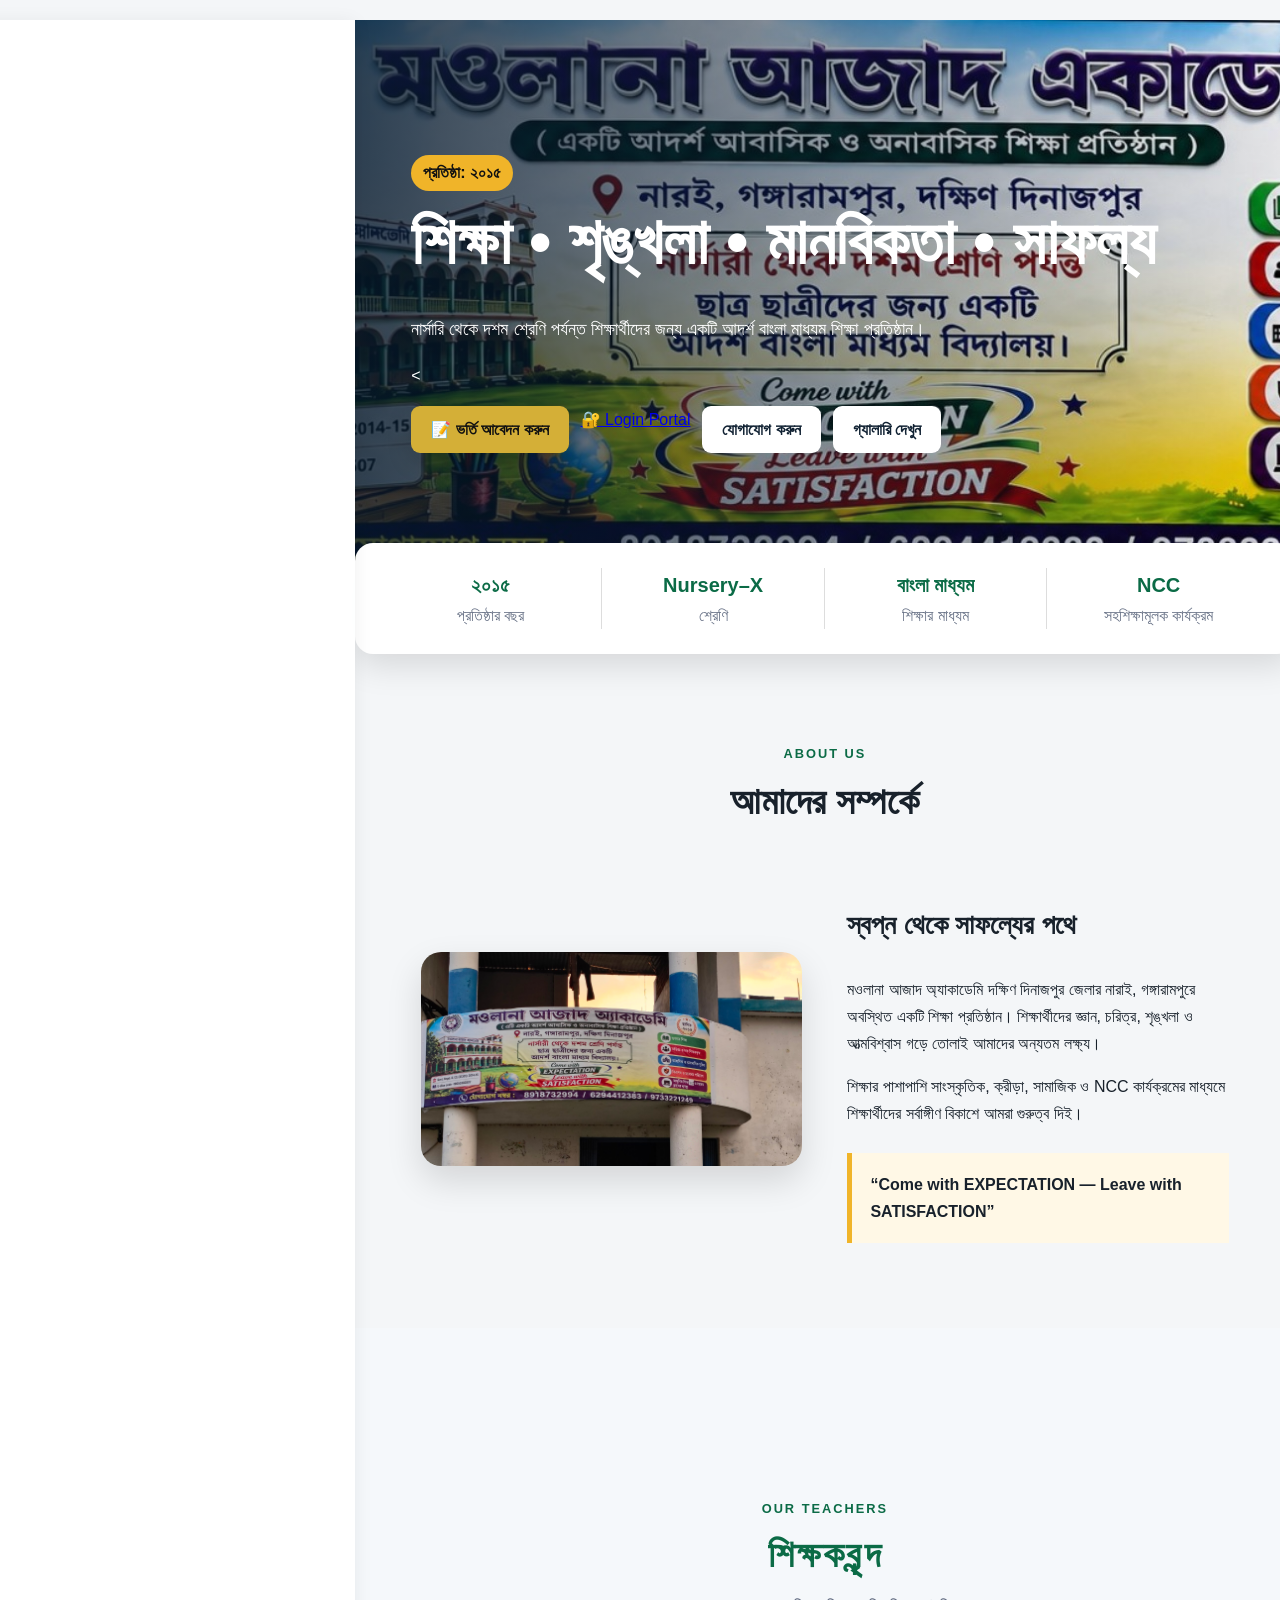
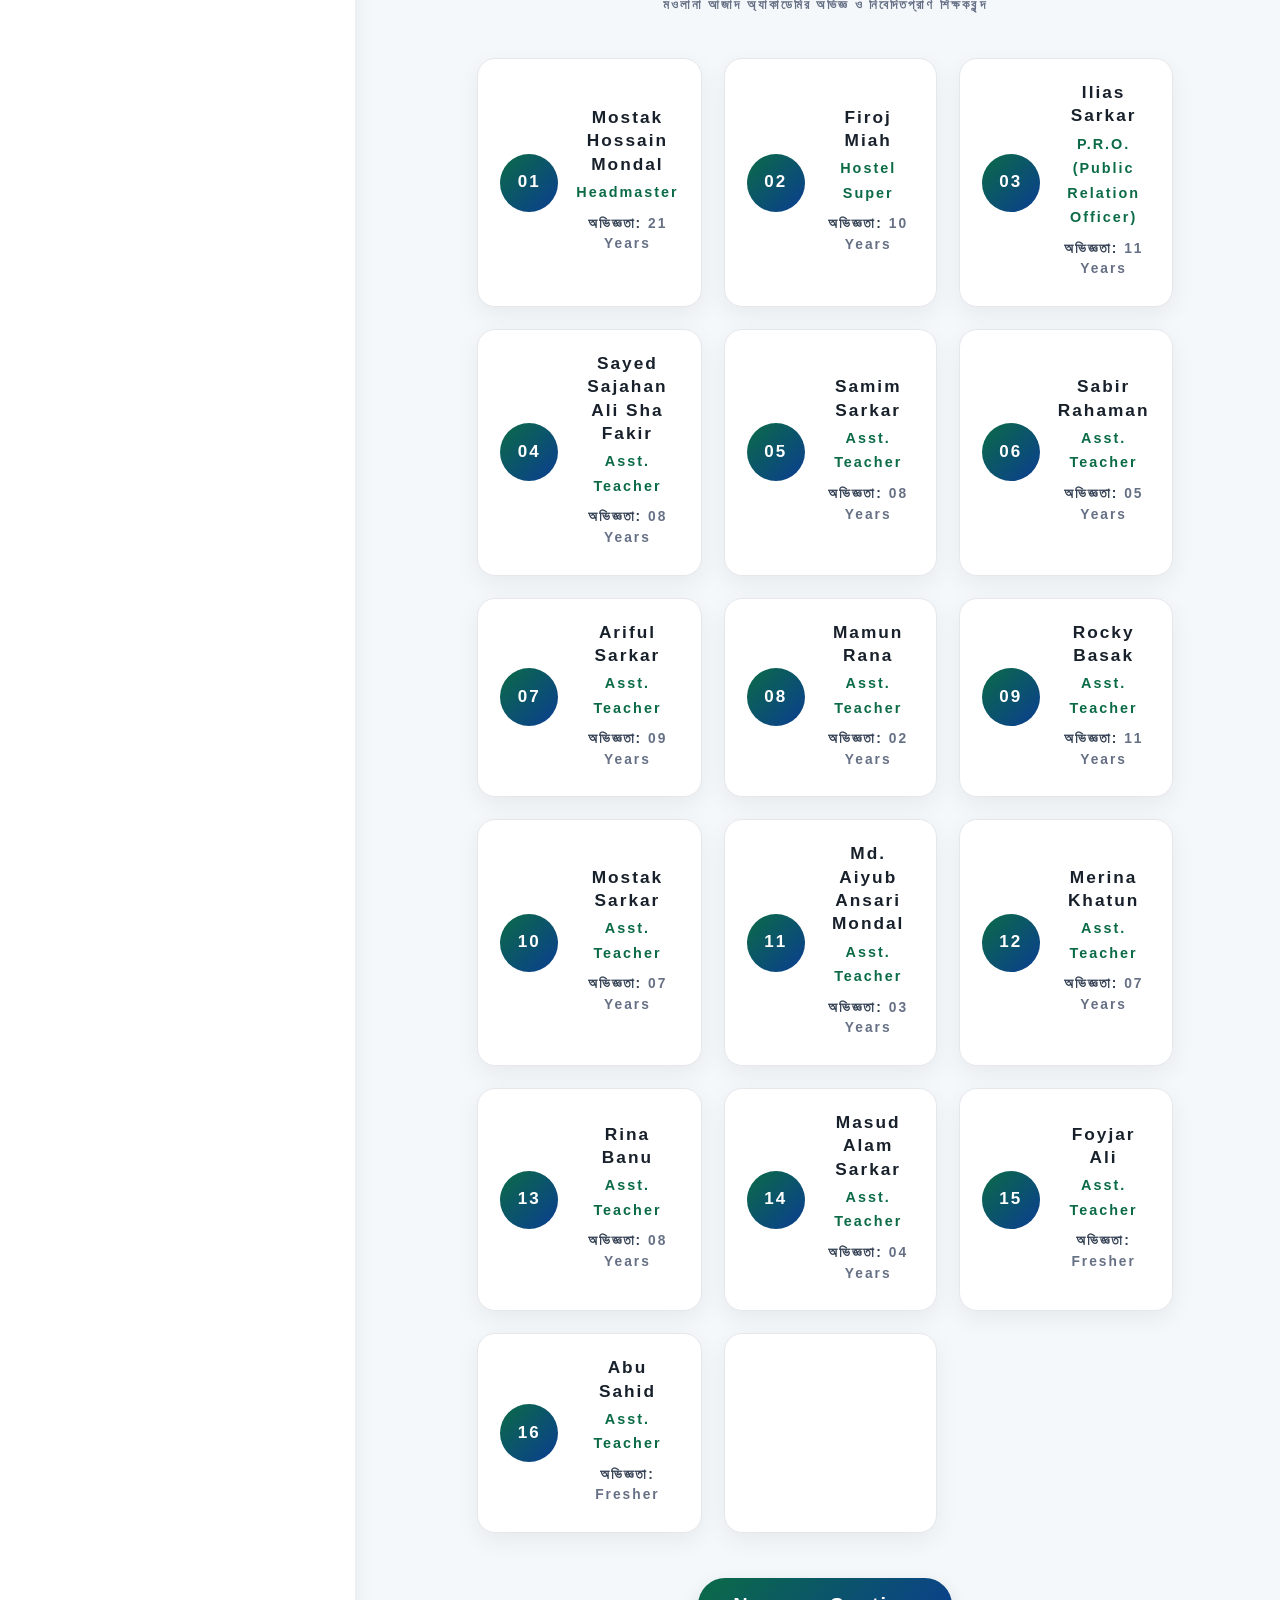
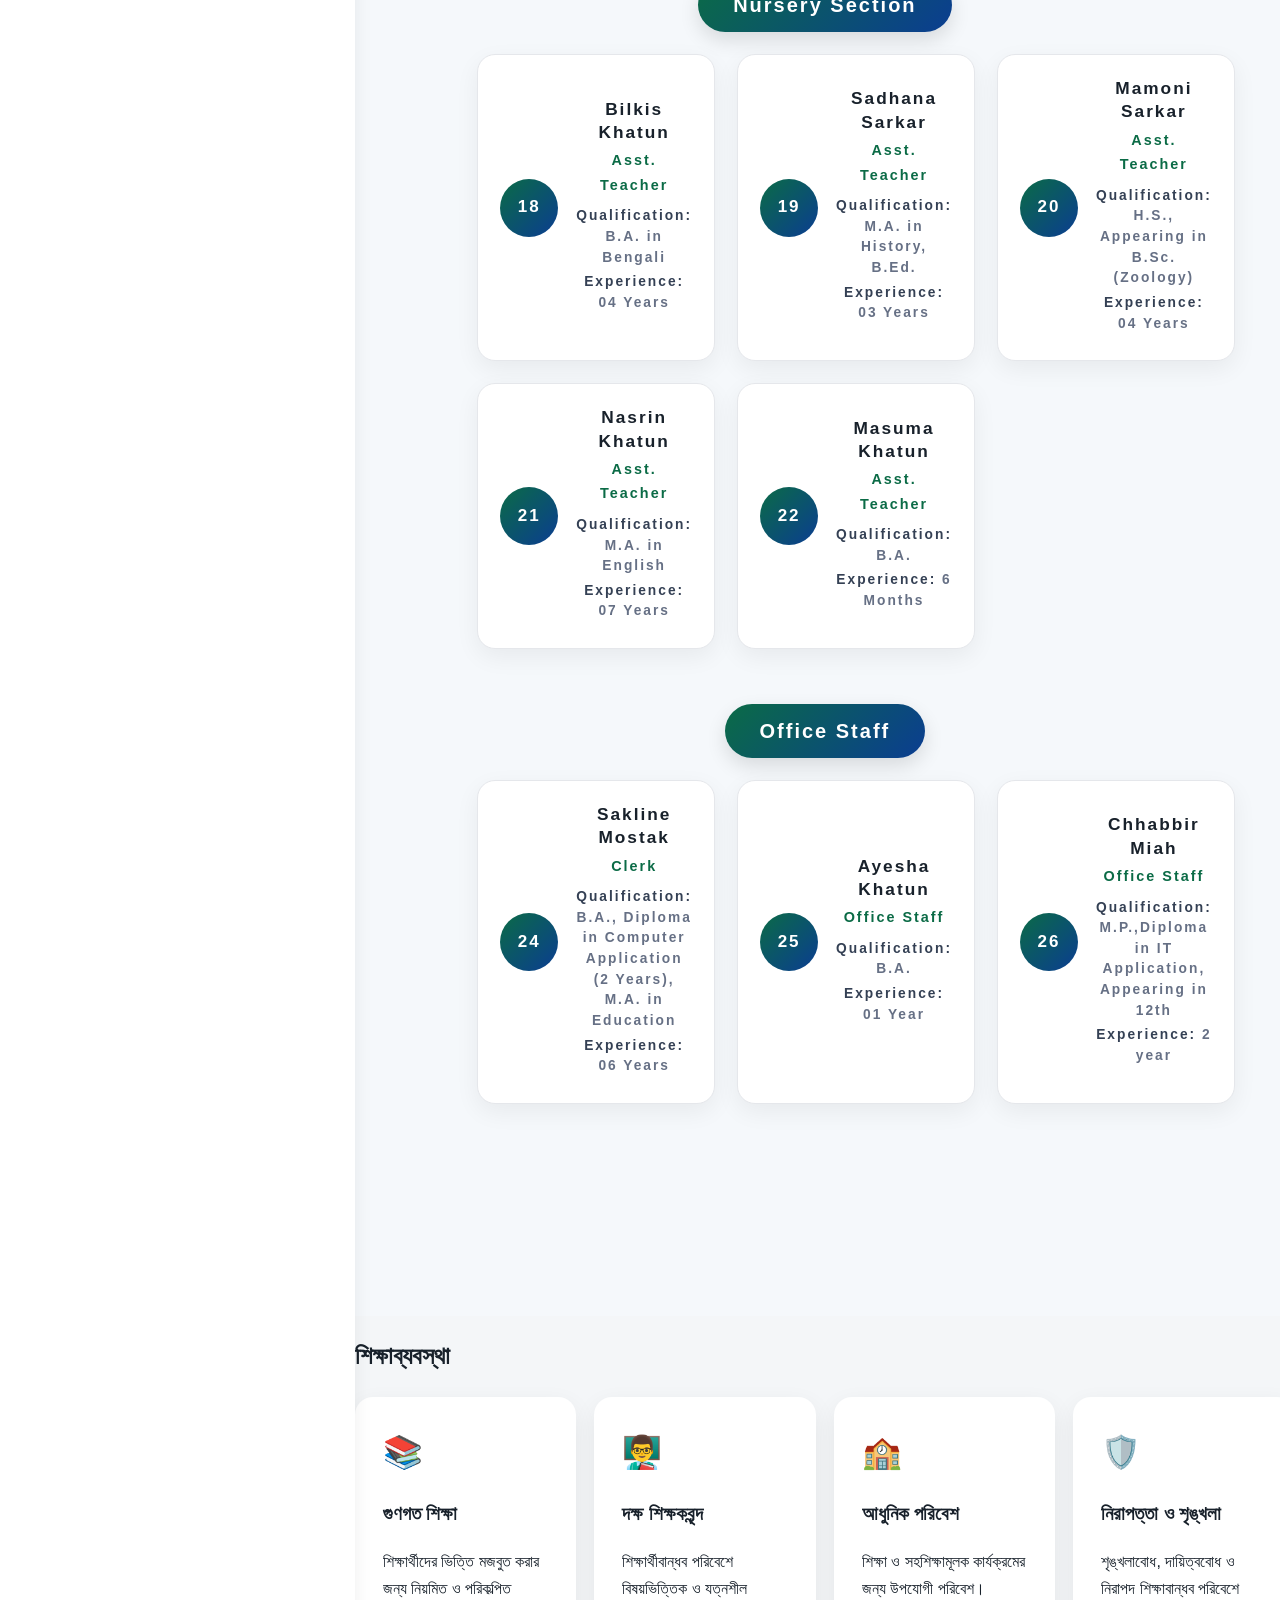
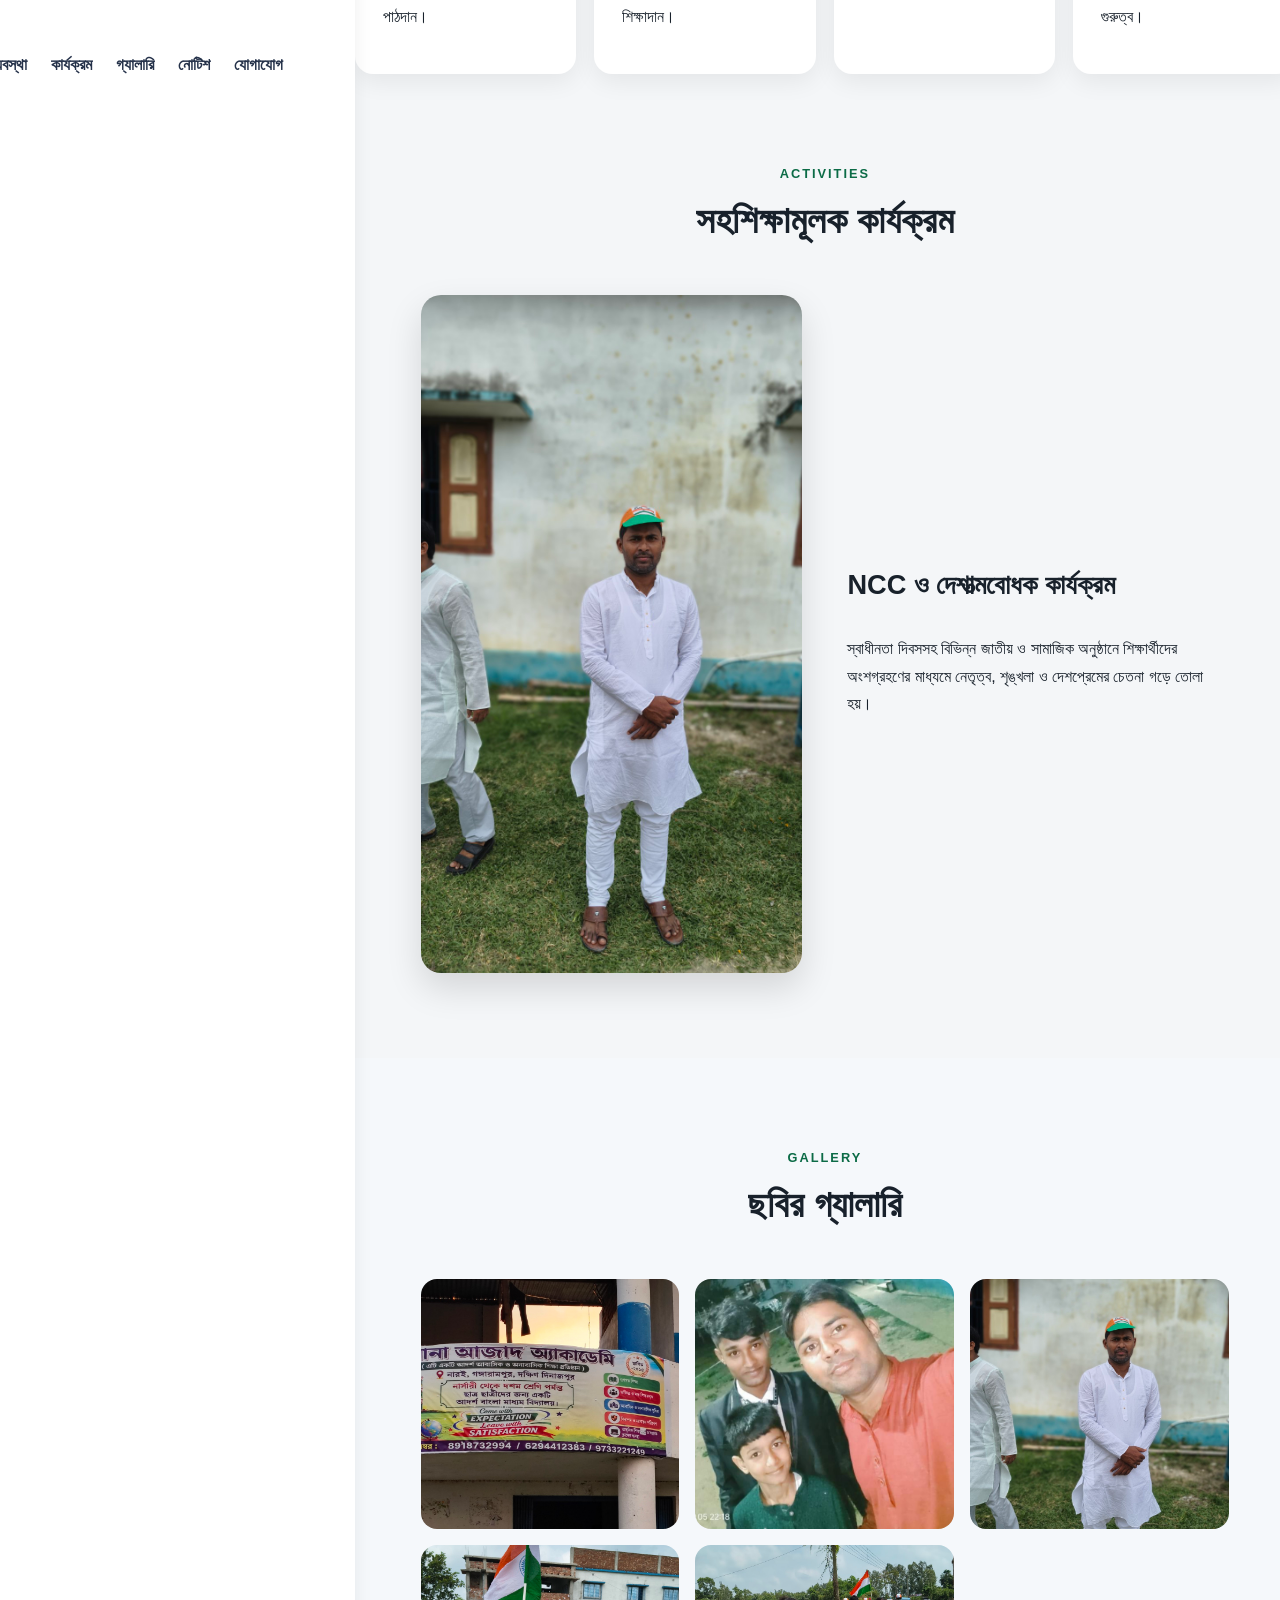
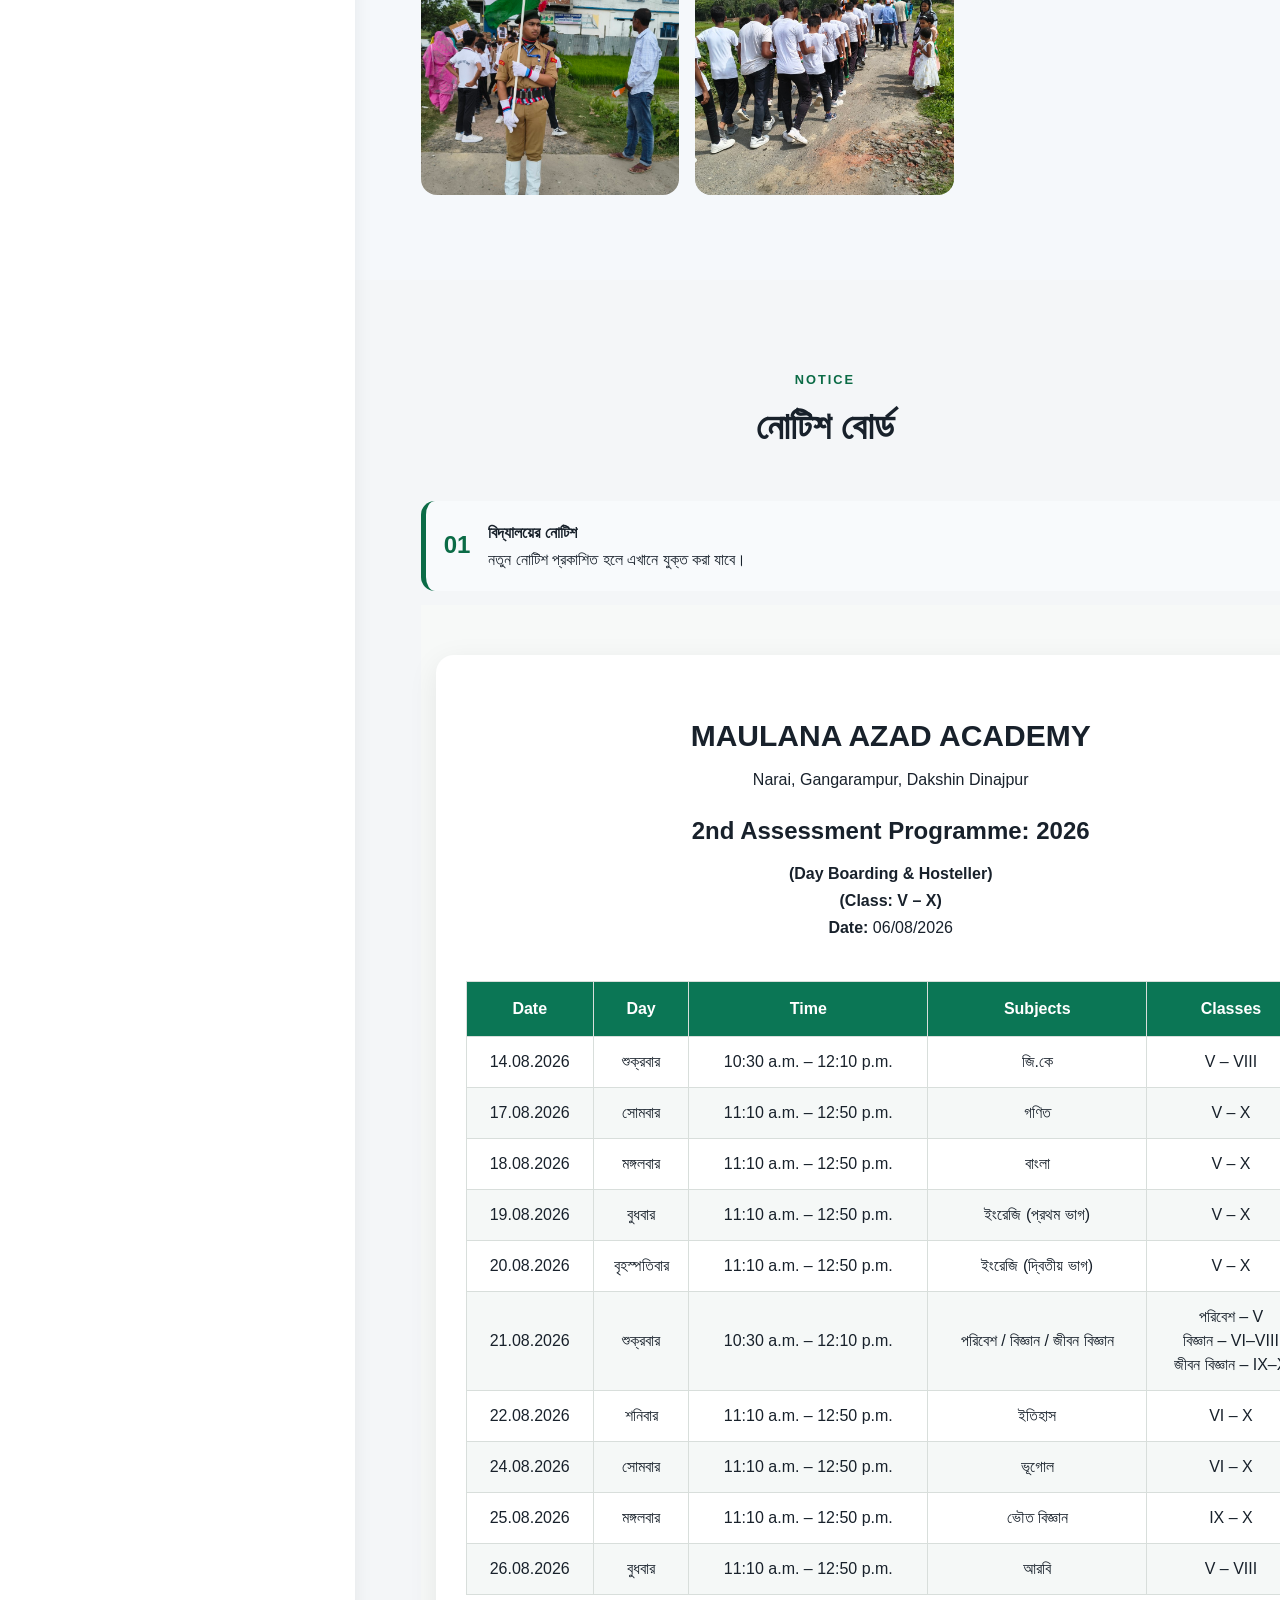
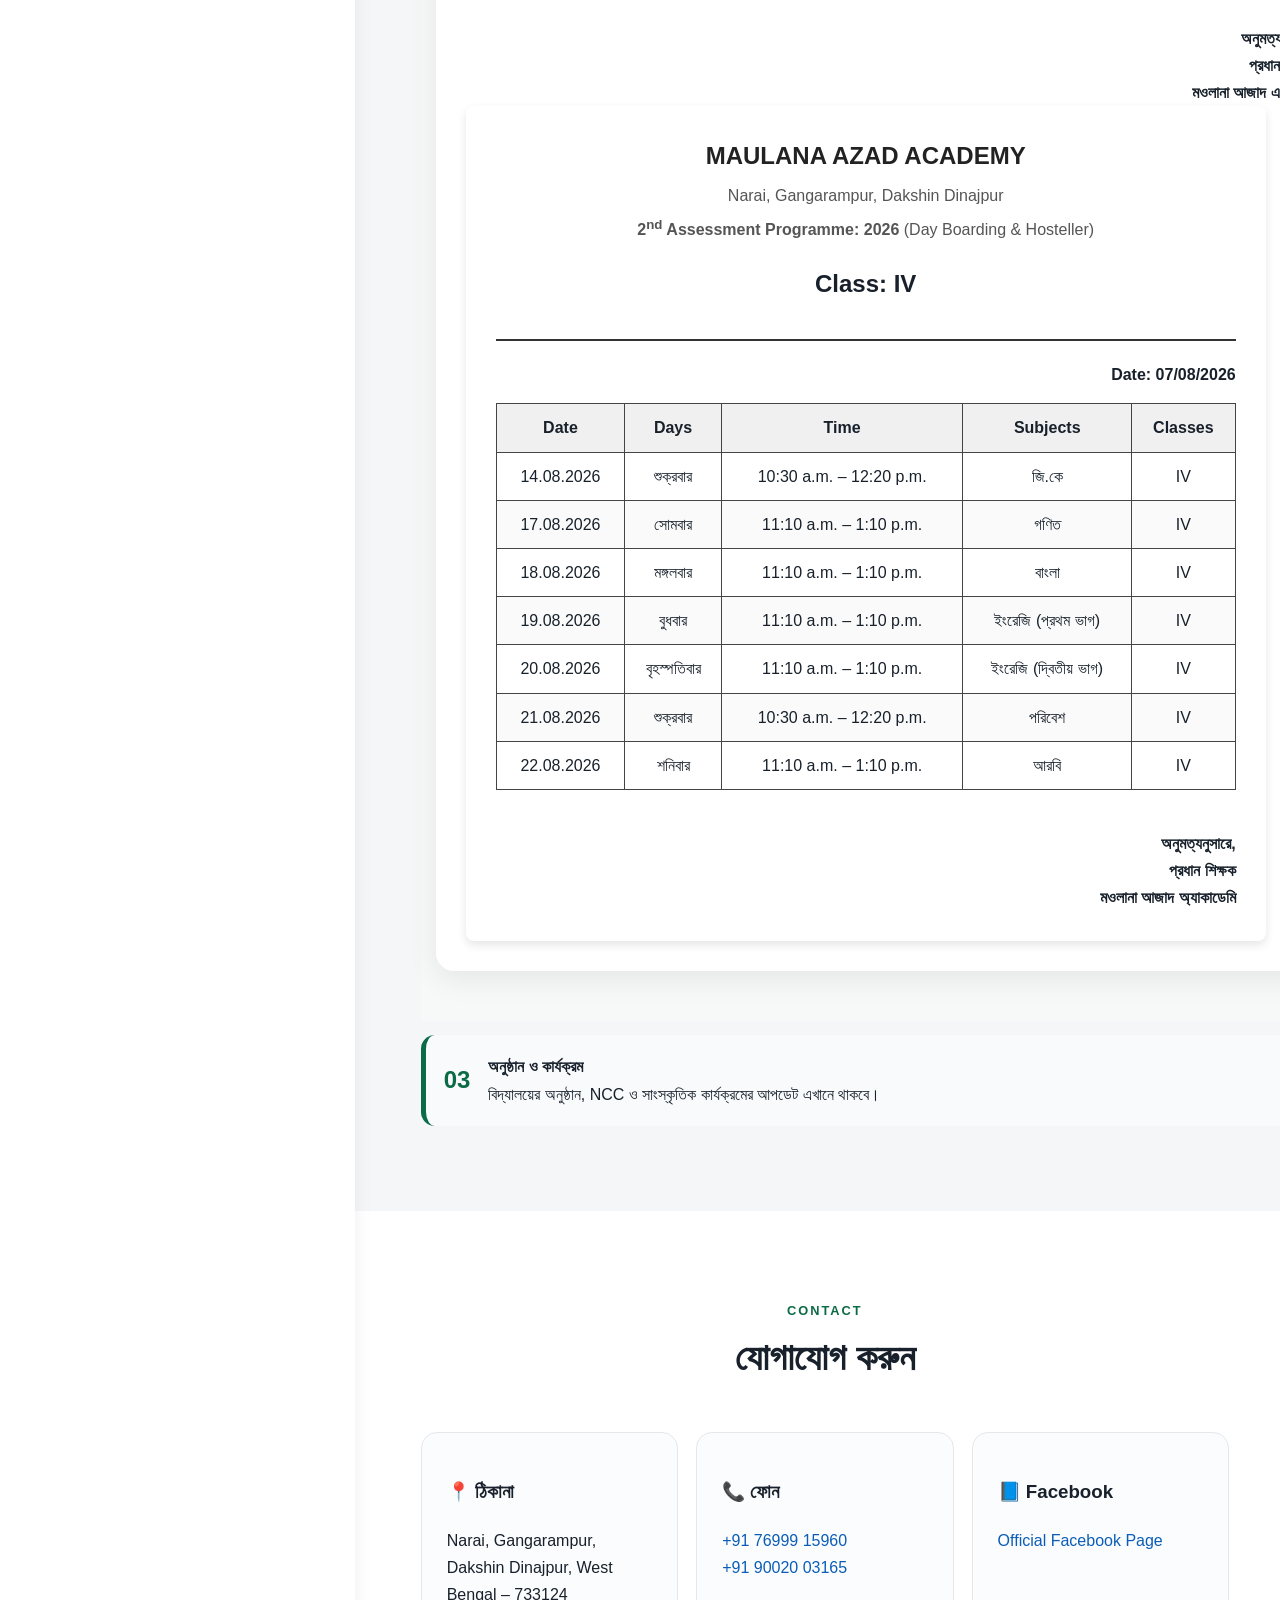
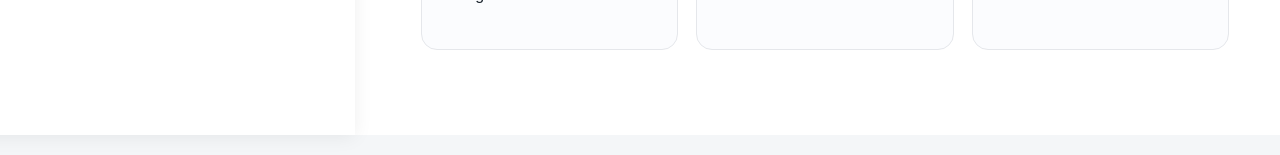
<file: index.html>
<!doctype html>
<html lang="bn">
<head>
<meta charset="utf-8">
<meta name="viewport" content="width=device-width,initial-scale=1">
<title>Maulana Azad Academy | Maulana Azad Academy</title>
<meta name="description" content="মৌলানা আজাদ একাডেমি — নারাই, গঙ্গারামপুর, দক্ষিণ দিনাজপুর। নার্সারি থেকে দশম শ্রেণি পর্যন্ত শিক্ষা প্রতিষ্ঠান।">
<link rel="stylesheet" href="style.css">
</head>
<body>
<header class="top">
  <div class="brand">
    <div class="logo">MAA</div>
    <div><h1>মওলানা আজাদ অ্যাকাডেমি</h1><p>একটি আদর্শ আবাসিক ও অনাবাসিক শিক্ষা প্রতিষ্ঠান</p></div>
  </div><a href="#teachers">শিক্ষকবৃন্দ</a>
  <button class="menu" onclick="document.querySelector('nav').classList.toggle('show')">☰</button>
  <nav>
    <a href="#home">হোম</a><a href="#about">আমাদের সম্পর্কে</a><a href="#academics">শিক্ষাব্যবস্থা</a>
    <a href="#activities">কার্যক্রম</a><a href="#gallery">গ্যালারি</a><a href="#notice">নোটিশ</a><a href="#contact">যোগাযোগ</a>
  </nav>
</header>

<main>
<section id="home" class="hero">
  <img src="assets/school-banner.jpg" alt="মৌলানা আজাদ একাডেমির ব্যানার">
  <div class="hero-overlay">
    <span>প্রতিষ্ঠা: ২০১৫</span>
    <h2>শিক্ষা • শৃঙ্খলা • মানবিকতা • সাফল্য</h2>
    <p>নার্সারি থেকে দশম শ্রেণি পর্যন্ত শিক্ষার্থীদের জন্য একটি আদর্শ বাংলা মাধ্যম শিক্ষা প্রতিষ্ঠান।</p>
    <<div class="buttons">
  <a class="btn admission-btn"
     href="https://docs.google.com/forms/d/e/1FAIpQLSd02cD1sBvGMLpK5dJO-1GR0WSeE6uMZlJLg8zp0Lu1Ok3oBA/viewform"
     target="_blank"
     rel="noopener">
    📝 ভর্তি আবেদন করুন
  </a>
      <a href="firebase-login.html" class="login-btn">
  🔐 Login Portal
      </a>

  <a class="btn light" href="#contact">যোগাযোগ করুন</a>
  <a class="btn light" href="#gallery">গ্যালারি দেখুন</a>
    </div>
</section>

<section class="stats">
  <div><b>২০১৫</b><span>প্রতিষ্ঠার বছর</span></div>
  <div><b>Nursery–X</b><span>শ্রেণি</span></div>
  <div><b>বাংলা মাধ্যম</b><span>শিক্ষার মাধ্যম</span></div>
  <div><b>NCC</b><span>সহশিক্ষামূলক কার্যক্রম</span></div>
</section>

<section id="about" class="section">
  <div class="section-title"><span>ABOUT US</span><h2>আমাদের সম্পর্কে</h2></div>
  <div class="two">
    <img src="assets/school-building.jpg" alt="একাডেমি ভবন">
    <div>
      <h3>স্বপ্ন থেকে সাফল্যের পথে</h3>
      <p>মওলানা আজাদ অ্যাকাডেমি দক্ষিণ দিনাজপুর জেলার নারাই, গঙ্গারামপুরে অবস্থিত একটি শিক্ষা প্রতিষ্ঠান। শিক্ষার্থীদের জ্ঞান, চরিত্র, শৃঙ্খলা ও আত্মবিশ্বাস গড়ে তোলাই আমাদের অন্যতম লক্ষ্য।</p>
      <p>শিক্ষার পাশাপাশি সাংস্কৃতিক, ক্রীড়া, সামাজিক ও NCC কার্যক্রমের মাধ্যমে শিক্ষার্থীদের সর্বাঙ্গীণ বিকাশে আমরা গুরুত্ব দিই।</p>
      <div class="quote">“Come with EXPECTATION — Leave with SATISFACTION”</div>
    </div>
  </div>
</section>

<section id="academics" class="section alt">
  <div class="section-title"><span><!-- TEACHING STAFF SECTION -->
<section id="teachers" class="section teachers-section">
  <div class="section-title">
    <span>OUR TEACHERS</span>
    <h2>শিক্ষকবৃন্দ</h2>
    <p>মওলানা আজাদ অ্যাকাডেমির অভিজ্ঞ ও নিবেদিতপ্রাণ শিক্ষকবৃন্দ</p>
  </div>

  <div class="teacher-grid">

    <article class="teacher-card">
      <div class="teacher-avatar">01</div>
      <div class="teacher-info">
        <h3>Mostak Hossain Mondal</h3>
        <span class="designation">Headmaster</span>
        <p><strong>অভিজ্ঞতা:</strong> 21 Years</p>
      </div>
    </article>

    <article class="teacher-card">
      <div class="teacher-avatar">02</div>
      <div class="teacher-info">
        <h3>Firoj Miah</h3>
        <span class="designation">Hostel Super</span>
        <p><strong>অভিজ্ঞতা:</strong> 10 Years</p>
      </div>
    </article>

    <article class="teacher-card">
      <div class="teacher-avatar">03</div>
      <div class="teacher-info">
        <h3>Ilias Sarkar</h3>
        <span class="designation">P.R.O. (Public Relation Officer)</span>
        <p><strong>অভিজ্ঞতা:</strong> 11 Years</p>
      </div>
    </article>

    <article class="teacher-card">
      <div class="teacher-avatar">04</div>
      <div class="teacher-info">
        <h3>Sayed Sajahan Ali Sha Fakir</h3>
        <span class="designation">Asst. Teacher</span>
        <p><strong>অভিজ্ঞতা:</strong> 08 Years</p>
      </div>
    </article>

    <article class="teacher-card">
      <div class="teacher-avatar">05</div>
      <div class="teacher-info">
        <h3>Samim Sarkar</h3>
        <span class="designation">Asst. Teacher</span>
        <p><strong>অভিজ্ঞতা:</strong> 08 Years</p>
      </div>
    </article>

    <article class="teacher-card">
      <div class="teacher-avatar">06</div>
      <div class="teacher-info">
        <h3>Sabir Rahaman</h3>
        <span class="designation">Asst. Teacher</span>
        <p><strong>অভিজ্ঞতা:</strong> 05 Years</p>
      </div>
    </article>

    <article class="teacher-card">
      <div class="teacher-avatar">07</div>
      <div class="teacher-info">
        <h3>Ariful Sarkar</h3>
        <span class="designation">Asst. Teacher</span>
        <p><strong>অভিজ্ঞতা:</strong> 09 Years</p>
      </div>
    </article>

    <article class="teacher-card">
      <div class="teacher-avatar">08</div>
      <div class="teacher-info">
        <h3>Mamun Rana</h3>
        <span class="designation">Asst. Teacher</span>
        <p><strong>অভিজ্ঞতা:</strong> 02 Years</p>
      </div>
    </article>

    <article class="teacher-card">
      <div class="teacher-avatar">09</div>
      <div class="teacher-info">
        <h3>Rocky Basak</h3>
        <span class="designation">Asst. Teacher</span>
        <p><strong>অভিজ্ঞতা:</strong> 11 Years</p>
      </div>
    </article>

    <article class="teacher-card">
      <div class="teacher-avatar">10</div>
      <div class="teacher-info">
        <h3>Mostak Sarkar</h3>
        <span class="designation">Asst. Teacher</span>
        <p><strong>অভিজ্ঞতা:</strong> 07 Years</p>
      </div>
    </article>

    <article class="teacher-card">
      <div class="teacher-avatar">11</div>
      <div class="teacher-info">
        <h3>Md. Aiyub Ansari Mondal</h3>
        <span class="designation">Asst. Teacher</span>
        <p><strong>অভিজ্ঞতা:</strong> 03 Years</p>
      </div>
    </article>

    <article class="teacher-card">
      <div class="teacher-avatar">12</div>
      <div class="teacher-info">
        <h3>Merina Khatun</h3>
        <span class="designation">Asst. Teacher</span>
        <p><strong>অভিজ্ঞতা:</strong> 07 Years</p>
      </div>
    </article>

    <article class="teacher-card">
      <div class="teacher-avatar">13</div>
      <div class="teacher-info">
        <h3>Rina Banu</h3>
        <span class="designation">Asst. Teacher</span>
        <p><strong>অভিজ্ঞতা:</strong> 08 Years</p>
      </div>
    </article>

    <article class="teacher-card">
      <div class="teacher-avatar">14</div>
      <div class="teacher-info">
        <h3>Masud Alam Sarkar</h3>
        <span class="designation">Asst. Teacher</span>
        <p><strong>অভিজ্ঞতা:</strong> 04 Years</p>
      </div>
    </article>

    <article class="teacher-card">
      <div class="teacher-avatar">15</div>
      <div class="teacher-info">
        <h3>Foyjar Ali</h3>
        <span class="designation">Asst. Teacher</span>
        <p><strong>অভিজ্ঞতা:</strong> Fresher</p>
      </div>
    </article>

    <article class="teacher-card">
      <div class="teacher-avatar">16</div>
      <div class="teacher-info">
        <h3>Abu Sahid</h3>
        <span class="designation">Asst. Teacher</span>
        <p><strong>অভিজ্ঞতা:</strong> Fresher</p>
      </div>
    </article>

    <article class="teacher-card">
    
      </div><!-- NURSERY SECTION -->

<div class="staff-category">
  <h3>Nursery Section</h3>
</div>

<div class="teacher-grid">

  <article class="teacher-card">
    <div class="teacher-avatar">18</div>
    <div class="teacher-info">
      <h3>Bilkis Khatun</h3>
      <span class="designation">Asst. Teacher</span>
      <p><strong>Qualification:</strong> B.A. in Bengali</p>
      <p><strong>Experience:</strong> 04 Years</p>
    </div>
  </article>

  <article class="teacher-card">
    <div class="teacher-avatar">19</div>
    <div class="teacher-info">
      <h3>Sadhana Sarkar</h3>
      <span class="designation">Asst. Teacher</span>
      <p><strong>Qualification:</strong> M.A. in History, B.Ed.</p>
      <p><strong>Experience:</strong> 03 Years</p>
    </div>
  </article>

  <article class="teacher-card">
    <div class="teacher-avatar">20</div>
    <div class="teacher-info">
      <h3>Mamoni Sarkar</h3>
      <span class="designation">Asst. Teacher</span>
      <p><strong>Qualification:</strong> H.S., Appearing in B.Sc. (Zoology)</p>
      <p><strong>Experience:</strong> 04 Years</p>
    </div>
  </article>

  <article class="teacher-card">
    <div class="teacher-avatar">21</div>
    <div class="teacher-info">
      <h3>Nasrin Khatun</h3>
      <span class="designation">Asst. Teacher</span>
      <p><strong>Qualification:</strong> M.A. in English</p>
      <p><strong>Experience:</strong> 07 Years</p>
    </div>
  </article>

  <article class="teacher-card">
    <div class="teacher-avatar">22</div>
    <div class="teacher-info">
      <h3>Masuma Khatun</h3>
      <span class="designation">Asst. Teacher</span>
      <p><strong>Qualification:</strong> B.A.</p>
      <p><strong>Experience:</strong> 6 Months</p>
    </div>
  </article>



</div>


<!-- OFFICE STAFF -->

<div class="staff-category office-category">
  <h3>Office Staff</h3>
</div>

<div class="teacher-grid">

  <article class="teacher-card">
    <div class="teacher-avatar">24</div>
    <div class="teacher-info">
      <h3>Sakline Mostak</h3>
      <span class="designation">Clerk</span>
      <p><strong>Qualification:</strong> B.A., Diploma in Computer Application (2 Years), M.A. in Education</p>
      <p><strong>Experience:</strong> 06 Years</p>
    </div>
  </article>

  <article class="teacher-card">
    <div class="teacher-avatar">25</div>
    <div class="teacher-info">
      <h3>Ayesha Khatun</h3>
      <span class="designation">Office Staff</span>
      <p><strong>Qualification:</strong> B.A.</p>
      <p><strong>Experience:</strong> 01 Year</p>
    </div>
  </article>

  <article class="teacher-card">
    <div class="teacher-avatar">26</div>
    <div class="teacher-info">
      <h3>Chhabbir Miah</h3>
      <span class="designation">Office Staff</span>
      <p><strong>Qualification:</strong> M.P.,Diploma in IT Application, Appearing in 12th </p>
      <p><strong>Experience:</strong> 2 year</p>
    </div>
  </article>

</div>
    </article>

  </div>
</section></span><h2>শিক্ষাব্যবস্থা</h2></div>
  <div class="cards">
    <article><div class="icon">📚</div><h3>গুণগত শিক্ষা</h3><p>শিক্ষার্থীদের ভিত্তি মজবুত করার জন্য নিয়মিত ও পরিকল্পিত পাঠদান।</p></article>
    <article><div class="icon">👨‍🏫</div><h3>দক্ষ শিক্ষকবৃন্দ</h3><p>শিক্ষার্থীবান্ধব পরিবেশে বিষয়ভিত্তিক ও যত্নশীল শিক্ষাদান।</p></article>
    <article><div class="icon">🏫</div><h3>আধুনিক পরিবেশ</h3><p>শিক্ষা ও সহশিক্ষামূলক কার্যক্রমের জন্য উপযোগী পরিবেশ।</p></article>
    <article><div class="icon">🛡️</div><h3>নিরাপত্তা ও শৃঙ্খলা</h3><p>শৃঙ্খলাবোধ, দায়িত্ববোধ ও নিরাপদ শিক্ষাবান্ধব পরিবেশে গুরুত্ব।</p></article>
  </div>
</section>

<section id="activities" class="section">
  <div class="section-title"><span>ACTIVITIES</span><h2>সহশিক্ষামূলক কার্যক্রম</h2></div>
  <div class="feature">
    <img src="assets/independence-ncc.jpg" alt="NCC কার্যক্রম">
    <div><h3>NCC ও দেশাত্মবোধক কার্যক্রম</h3><p>স্বাধীনতা দিবসসহ বিভিন্ন জাতীয় ও সামাজিক অনুষ্ঠানে শিক্ষার্থীদের অংশগ্রহণের মাধ্যমে নেতৃত্ব, শৃঙ্খলা ও দেশপ্রেমের চেতনা গড়ে তোলা হয়।</p></div>
  </div>
</section>

<section id="gallery" class="section alt">
  <div class="section-title"><span>GALLERY</span><h2>ছবির গ্যালারি</h2></div>
  <div class="gallery">
    <img src="assets/school-building.jpg" alt="School building">
    <img src="assets/staff-photo.jpg" alt="Academy staff">
    <img src="assets/independence-ncc.jpg" alt="NCC activity">
    <img src="assets/ncc-march.jpg" alt="Student march">
    <img src="assets/school-event.jpg" alt="School activity">
  </div>
</section>

<section id="notice" class="section">
  <div class="section-title"><span>NOTICE</span><h2>নোটিশ বোর্ড</h2></div>
  <div class="notice">
    <div><b>01</b><p><strong>বিদ্যালয়ের নোটিশ</strong><br>নতুন নোটিশ প্রকাশিত হলে এখানে যুক্ত করা যাবে।</p></div>
    <!-- 2nd Assessment Programme 2026 -->
<section id="exam-routine" class="exam-section">
  <div class="exam-container">

    <div class="exam-heading">
      <h2>MAULANA AZAD ACADEMY</h2>
      <p class="location">Narai, Gangarampur, Dakshin Dinajpur</p>

      <h3>2nd Assessment Programme: 2026</h3>
      <p><strong>(Day Boarding &amp; Hosteller)</strong></p>
      <p><strong>(Class: V – X)</strong></p>

      <p class="exam-date"><strong>Date:</strong> 06/08/2026</p>
    </div>

    <div class="exam-table-wrapper">
      <table class="exam-table">
        <thead>
          <tr>
            <th>Date</th>
            <th>Day</th>
            <th>Time</th>
            <th>Subjects</th>
            <th>Classes</th>
          </tr>
        </thead>

        <tbody>
          <tr>
            <td>14.08.2026</td>
            <td>শুক্রবার</td>
            <td>10:30 a.m. – 12:10 p.m.</td>
            <td>জি.কে</td>
            <td>V – VIII</td>
          </tr>

          <tr>
            <td>17.08.2026</td>
            <td>সোমবার</td>
            <td>11:10 a.m. – 12:50 p.m.</td>
            <td>গণিত</td>
            <td>V – X</td>
          </tr>

          <tr>
            <td>18.08.2026</td>
            <td>মঙ্গলবার</td>
            <td>11:10 a.m. – 12:50 p.m.</td>
            <td>বাংলা</td>
            <td>V – X</td>
          </tr>

          <tr>
            <td>19.08.2026</td>
            <td>বুধবার</td>
            <td>11:10 a.m. – 12:50 p.m.</td>
            <td>ইংরেজি (প্রথম ভাগ)</td>
            <td>V – X</td>
          </tr>

          <tr>
            <td>20.08.2026</td>
            <td>বৃহস্পতিবার</td>
            <td>11:10 a.m. – 12:50 p.m.</td>
            <td>ইংরেজি (দ্বিতীয় ভাগ)</td>
            <td>V – X</td>
          </tr>

          <tr>
            <td>21.08.2026</td>
            <td>শুক্রবার</td>
            <td>10:30 a.m. – 12:10 p.m.</td>
            <td>পরিবেশ / বিজ্ঞান / জীবন বিজ্ঞান</td>
            <td>
              পরিবেশ – V<br>
              বিজ্ঞান – VI–VIII<br>
              জীবন বিজ্ঞান – IX–X
            </td>
          </tr>

          <tr>
            <td>22.08.2026</td>
            <td>শনিবার</td>
            <td>11:10 a.m. – 12:50 p.m.</td>
            <td>ইতিহাস</td>
            <td>VI – X</td>
          </tr>

          <tr>
            <td>24.08.2026</td>
            <td>সোমবার</td>
            <td>11:10 a.m. – 12:50 p.m.</td>
            <td>ভূগোল</td>
            <td>VI – X</td>
          </tr>

          <tr>
            <td>25.08.2026</td>
            <td>মঙ্গলবার</td>
            <td>11:10 a.m. – 12:50 p.m.</td>
            <td>ভৌত বিজ্ঞান</td>
            <td>IX – X</td>
          </tr>

          <tr>
            <td>26.08.2026</td>
            <td>বুধবার</td>
            <td>11:10 a.m. – 12:50 p.m.</td>
            <td>আরবি</td>
            <td>V – VIII</td>
          </tr>
        </tbody>
      </table>
    </div>

    <div class="exam-footer">
      <p><strong>অনুমত্যনুসারে,</strong></p>
      <p><strong>প্রধান শিক্ষক</strong></p>
      <p><strong>মওলানা আজাদ একাডেমি</strong></p>
<!DOCTYPE html>
<html lang="bn">
<head>
    <meta charset="UTF-8">
    <meta name="viewport" content="width=device-width, initial-scale=1.0">
    <title>Maulana Azad Academy - Exam Routine</title>
    <style>
        body {
            font-family: Arial, sans-serif;
            background-color: #f4f6f8;
            margin: 0;
            padding: 20px;
            display: flex;
            justify-content: center;
        }
        .container {
            background-color: #ffffff;
            padding: 30px;
            border-radius: 8px;
            box-shadow: 0 4px 10px rgba(0, 0, 0, 0.1);
            max-width: 800px;
            width: 100%;
        }
        .header {
            text-align: center;
            border-bottom: 2px solid #333;
            padding-bottom: 15px;
            margin-bottom: 20px;
        }
        .header h1 {
            margin: 0;
            font-size: 24px;
            text-transform: uppercase;
            color: #222;
        }
        .header p {
            margin: 5px 0;
            color: #555;
        }
        .meta-info {
            display: flex;
            justify-content: space-between;
            margin-bottom: 15px;
            font-weight: bold;
        }
        table {
            width: 100%;
            border-collapse: collapse;
            margin-top: 10px;
        }
        th, td {
            border: 1px solid #444;
            padding: 10px;
            text-align: center;
        }
        th {
            background-color: #f0f0f0;
            font-weight: bold;
        }
        tr:nth-child(even) {
            background-color: #fafafa;
        }
        .footer {
            margin-top: 40px;
            text-align: right;
            font-weight: bold;
        }
    </style>
</head>
<body>

<div class="container">
    <div class="header">
        <h1>MAULANA AZAD ACADEMY</h1>
        <p>Narai, Gangarampur, Dakshin Dinajpur</p>
        <p><strong>2<sup>nd</sup> Assessment Programme: 2026</strong> (Day Boarding & Hosteller)</p>
        <h2>Class: IV</h2>
    </div>

    <div class="meta-info">
        <span></span>
        <span>Date: 07/08/2026</span>
    </div>

    <table>
        <thead>
            <tr>
                <th>Date</th>
                <th>Days</th>
                <th>Time</th>
                <th>Subjects</th>
                <th>Classes</th>
            </tr>
        </thead>
        <tbody>
            <tr>
                <td>14.08.2026</td>
                <td>শুক্রবার</td>
                <td>10:30 a.m. – 12:20 p.m.</td>
                <td>জি.কে</td>
                <td>IV</td>
            </tr>
            <tr>
                <td>17.08.2026</td>
                <td>সোমবার</td>
                <td>11:10 a.m. – 1:10 p.m.</td>
                <td>গণিত</td>
                <td>IV</td>
            </tr>
            <tr>
                <td>18.08.2026</td>
                <td>মঙ্গলবার</td>
                <td>11:10 a.m. – 1:10 p.m.</td>
                <td>বাংলা</td>
                <td>IV</td>
            </tr>
            <tr>
                <td>19.08.2026</td>
                <td>বুধবার</td>
                <td>11:10 a.m. – 1:10 p.m.</td>
                <td>ইংরেজি (প্রথম ভাগ)</td>
                <td>IV</td>
            </tr>
            <tr>
                <td>20.08.2026</td>
                <td>বৃহস্পতিবার</td>
                <td>11:10 a.m. – 1:10 p.m.</td>
                <td>ইংরেজি (দ্বিতীয় ভাগ)</td>
                <td>IV</td>
            </tr>
            <tr>
                <td>21.08.2026</td>
                <td>শুক্রবার</td>
                <td>10:30 a.m. – 12:20 p.m.</td>
                <td>পরিবেশ</td>
                <td>IV</td>
            </tr>
            <tr>
                <td>22.08.2026</td>
                <td>শনিবার</td>
                <td>11:10 a.m. – 1:10 p.m.</td>
                <td>আরবি</td>
                <td>IV</td>
            </tr>
        </tbody>
    </table>

    <div class="footer">
        <p>অনুমত্যনুসারে,</p>
        <p>প্রধান শিক্ষক</p>
        <p>মওলানা আজাদ অ্যাকাডেমি</p>
    </div>
</div>

</body>
</html>

    </div>

  </div>
</section>

<style>
  .exam-section {
    padding: 50px 15px;
    background: #f7f9f8;
    font-family: Arial, "Noto Sans Bengali", sans-serif;
  }

  .exam-container {
    max-width: 1100px;
    margin: auto;
    background: #ffffff;
    padding: 30px;
    border-radius: 18px;
    box-shadow: 0 8px 30px rgba(0,0,0,0.08);
  }

  .exam-heading {
    text-align: center;
    margin-bottom: 30px;
  }

  .exam-heading h2 {
    margin-bottom: 5px;
    font-size: 30px;
  }

  .exam-heading h3 {
    margin: 18px 0 8px;
    font-size: 24px;
  }

  .location {
    margin-top: 0;
    font-size: 16px;
  }

  .exam-date {
    margin-top: 18px;
  }

  .exam-table-wrapper {
    width: 100%;
    overflow-x: auto;
    -webkit-overflow-scrolling: touch;
  }

  .exam-table {
    width: 100%;
    min-width: 850px;
    border-collapse: collapse;
    text-align: center;
  }

  .exam-table th,
  .exam-table td {
    border: 1px solid #d8dedb;
    padding: 13px 10px;
    vertical-align: middle;
  }

  .exam-table th {
    font-weight: 700;
    background: #0b7655;
    color: #ffffff;
  }

  .exam-table tr:nth-child(even) {
    background: #f5f8f7;
  }

  .exam-table td {
    line-height: 1.5;
  }

  .exam-footer {
    margin-top: 30px;
    text-align: right;
    line-height: 1.7;
  }

  @media (max-width: 600px) {
    .exam-section {
      padding: 25px 10px;
    }

    .exam-container {
      padding: 18px 12px;
      border-radius: 12px;
    }

    .exam-heading h2 {
      font-size: 23px;
    }

    .exam-heading h3 {
      font-size: 19px;
    }

    .exam-table {
      min-width: 800px;
    }

    .exam-footer {
      text-align: center;
    }
  }
</style>
    <div><b>03</b><p><strong>অনুষ্ঠান ও কার্যক্রম</strong><br>বিদ্যালয়ের অনুষ্ঠান, NCC ও সাংস্কৃতিক কার্যক্রমের আপডেট এখানে থাকবে।</p></div>
  </div>
</section>

<section id="contact" class="section contact">
  <div class="section-title"><span>CONTACT</span><h2>যোগাযোগ করুন</h2></div>
  <div class="contact-grid">
    <div class="contact-card"><h3>📍 ঠিকানা</h3><p>Narai, Gangarampur,<br> Dakshin Dinajpur, West Bengal – 733124</p></div>
    <div class="contact-card"><h3>📞 ফোন</h3><p><a href="tel:+917699915960">+91 76999 15960</a><br><a href="tel:+919002003165">+91 90020 03165</a></p></div>
    <div class="contact-card"><h3>📘 Facebook</h3><p><a target="_blank" rel="noopener" href="https://www.facebook.com/share/1MQr2aGyPp/">Official Facebook Page</a></p></div>
  </div>
</section>
</main>

<footer>
  <div><h2>Maulana Azad Academy</h2><p>Education • Discipline • Excellence</p></div>
  <div><p>Office Staff: <strong>Chhabbir Miah</strong></p><p>© <span id="year"></span> Maulana Azad Academy. All Rights Reserved.</p></div>
</footer>
<script>document.getElementById('year').textContent=new Date().getFullYear();</script>
</body>
</html>
</file>
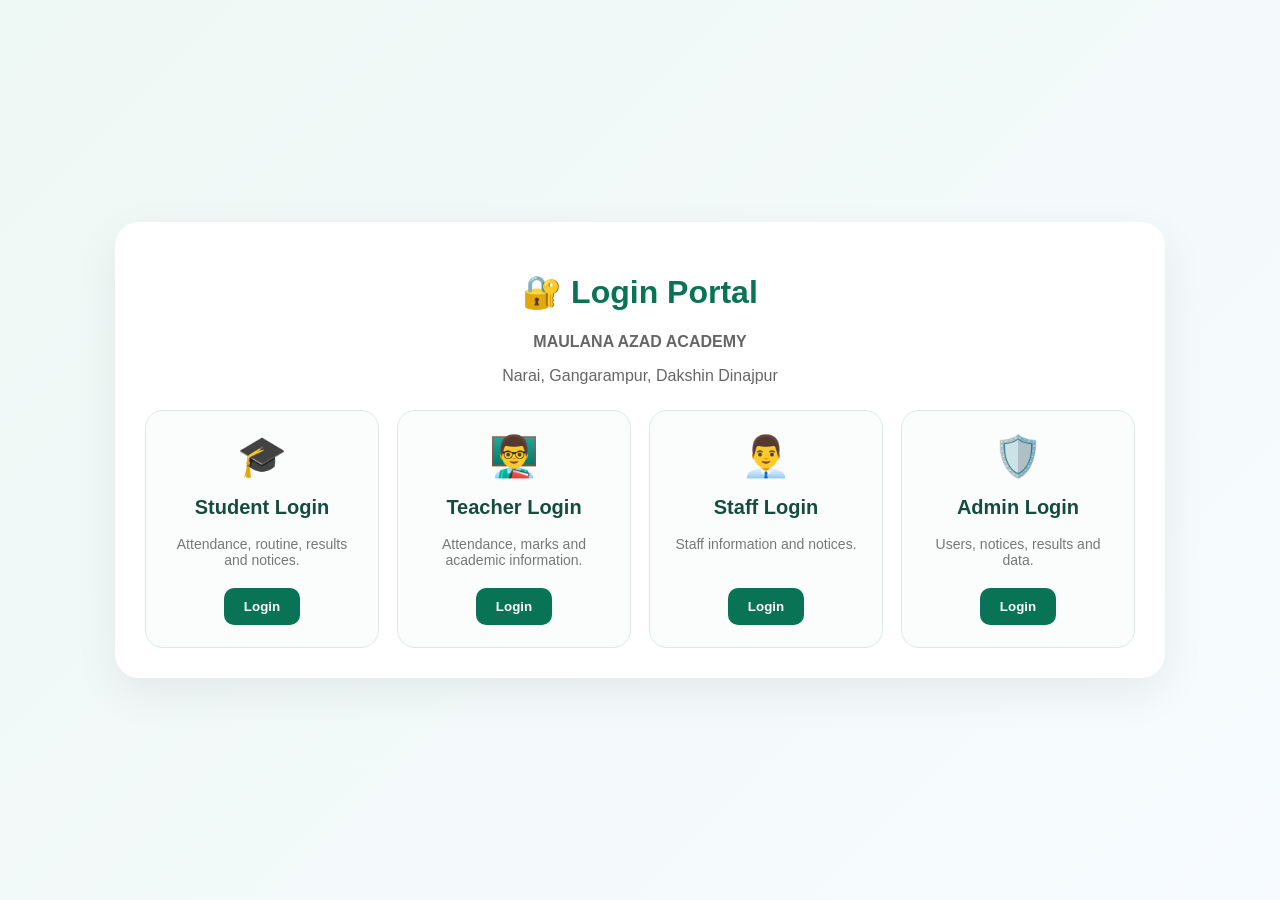
<file: login.html>
<!doctype html>
<html lang="en"><head><meta charset="utf-8"><meta name="viewport" content="width=device-width,initial-scale=1"><title>Login Portal | Maulana Azad Academy</title>
<style>
*{box-sizing:border-box}body{margin:0;font-family:Arial,sans-serif;background:linear-gradient(135deg,#eef8f4,#f7fbff);min-height:100vh;display:flex;align-items:center;justify-content:center;padding:20px}.portal{max-width:1050px;width:100%;background:#fff;border-radius:24px;padding:30px;box-shadow:0 15px 45px #0001}.head{text-align:center}.head h1{color:#087455}.head p{color:#666}.roles{display:grid;grid-template-columns:repeat(4,1fr);gap:18px;margin-top:25px}.role{text-align:center;border:1px solid #e0e8e4;border-radius:18px;padding:22px;background:#fbfdfc}.icon{font-size:40px}.role h2{color:#164c3d;font-size:20px}.role p{color:#777;min-height:38px;font-size:14px}button{border:0;border-radius:10px;background:#087455;color:#fff;padding:11px 20px;font-weight:bold;cursor:pointer}.login-box{display:none;max-width:430px;margin:28px auto 0;padding:24px;border:1px solid #dfe8e4;border-radius:18px}.login-box.active{display:block}.login-box h2{text-align:center;color:#087455}label{display:block;margin:14px 0 6px;font-weight:bold;font-size:14px}input{width:100%;padding:12px;border:1px solid #ccd8d3;border-radius:9px;font-size:16px}.submit{width:100%;margin-top:20px}.note{text-align:center;color:#777;font-size:12px}@media(max-width:760px){.roles{grid-template-columns:repeat(2,1fr)}}@media(max-width:450px){.roles{grid-template-columns:1fr}}
</style></head>
<body><main class="portal">
<div class="head"><h1>🔐 Login Portal</h1><p><b>MAULANA AZAD ACADEMY</b></p><p>Narai, Gangarampur, Dakshin Dinajpur</p></div>
<div class="roles">
<div class="role"><div class="icon">🎓</div><h2>Student Login</h2><p>Attendance, routine, results and notices.</p><button onclick="showLogin('Student')">Login</button></div>
<div class="role"><div class="icon">👨‍🏫</div><h2>Teacher Login</h2><p>Attendance, marks and academic information.</p><button onclick="showLogin('Teacher')">Login</button></div>
<div class="role"><div class="icon">👨‍💼</div><h2>Staff Login</h2><p>Staff information and notices.</p><button onclick="showLogin('Staff')">Login</button></div>
<div class="role"><div class="icon">🛡️</div><h2>Admin Login</h2><p>Users, notices, results and data.</p><button onclick="showLogin('Admin')">Login</button></div>
</div>
<section id="loginBox" class="login-box"><h2 id="loginTitle">Login</h2><form onsubmit="demoLogin(event)"><label>ID / Username</label><input required placeholder="Enter your ID"><label>Password</label><input required type="password" placeholder="Enter your password"><button class="submit">Sign In</button></form><p class="note">Demo interface. Secure Firebase authentication will be connected next.</p></section>
</main><script>
let role='';function showLogin(r){role=r;document.getElementById('loginTitle').textContent=r+' Login';let b=document.getElementById('loginBox');b.classList.add('active');b.scrollIntoView({behavior:'smooth',block:'center'})}function demoLogin(e){e.preventDefault();alert(role+' login interface is ready. Firebase authentication is required for real accounts.')}
</script></body></html>
</file>
<file: style.css>
*{box-sizing:border-box}html{scroll-behavior:smooth}body{margin:0;font-family:system-ui,-apple-system,"Noto Sans Bengali","Nirmala UI",sans-serif;color:#18212b;background:#fff;line-height:1.7}.top{position:sticky;top:0;z-index:20;background:rgba(255,255,255,.96);backdrop-filter:blur(12px);box-shadow:0 2px 18px #0001;display:flex;align-items:center;justify-content:space-between;padding:10px 5%}.brand{display:flex;gap:12px;align-items:center}.logo{width:52px;height:52px;border-radius:50%;display:grid;place-items:center;background:linear-gradient(135deg,#0b6b46,#0b3d91);color:white;font-weight:800}.brand h1{font-size:1.25rem;margin:0}.brand p{font-size:.78rem;margin:0;color:#667085}.top nav{display:flex;gap:4px}.top nav a{padding:8px 10px;text-decoration:none;color:#25324a;font-weight:650;border-radius:9px}.top nav a:hover{background:#edf5ff}.menu{display:none;border:0;background:none;font-size:28px}.hero{position:relative;min-height:560px;overflow:hidden}.hero>img{width:100%;height:560px;object-fit:cover}.hero-overlay{position:absolute;inset:0;display:flex;flex-direction:column;justify-content:center;padding:6%;background:linear-gradient(90deg,#061a2dcc,#061a2d55 60%,transparent);color:white}.hero-overlay span{display:inline-block;background:#f0b429;color:#111;padding:4px 12px;border-radius:99px;width:max-content;font-weight:800}.hero h2{font-size:clamp(2rem,5vw,4rem);line-height:1.15;max-width:800px;margin:15px 0}.hero p{max-width:650px;font-size:1.15rem}.buttons{display:flex;gap:12px;margin-top:16px}.btn{padding:10px 20px;border-radius:9px;background:#0b7a50;color:white;text-decoration:none;font-weight:800}.btn.light{background:white;color:#123}.stats{display:grid;grid-template-columns:repeat(4,1fr);max-width:1100px;margin:-45px auto 0;position:relative;background:white;border-radius:18px;box-shadow:0 10px 35px #0002;padding:25px}.stats div{text-align:center;border-right:1px solid #ddd}.stats div:last-child{border:0}.stats b{display:block;font-size:1.25rem;color:#0b6b46}.stats span{color:#667085}.section{padding:85px 7%;max-width:1250px;margin:auto}.section.alt{max-width:none;background:#f5f8fb}.section-title{text-align:center;margin-bottom:42px}.section-title span{color:#0b6b46;font-weight:900;letter-spacing:2px;font-size:.8rem}.section-title h2{font-size:2.3rem;margin:4px}.two,.feature{display:grid;grid-template-columns:1fr 1fr;gap:45px;align-items:center}.two img,.feature img{width:100%;border-radius:20px;box-shadow:0 15px 35px #0002}.two h3,.feature h3{font-size:1.7rem}.quote{margin-top:25px;padding:18px;border-left:5px solid #f0b429;background:#fff8e6;font-weight:800}.cards{max-width:1100px;margin:auto;display:grid;grid-template-columns:repeat(4,1fr);gap:18px}.cards article{background:white;padding:28px;border-radius:18px;box-shadow:0 8px 25px #0001}.icon{font-size:2rem}.gallery{display:grid;grid-template-columns:repeat(3,1fr);gap:16px}.gallery img{width:100%;height:250px;object-fit:cover;border-radius:16px}.notice{max-width:950px;margin:auto;display:grid;gap:14px}.notice>div{display:flex;gap:18px;align-items:center;padding:18px;background:#f8fafc;border-radius:14px;border-left:5px solid #0b6b46}.notice b{font-size:1.5rem;color:#0b6b46}.notice p{margin:0}.contact{background:#fff}.contact-grid{display:grid;grid-template-columns:repeat(3,1fr);gap:18px}.contact-card{padding:25px;border:1px solid #e5e7eb;border-radius:16px;background:#fbfcfe}.contact-card a{color:#0b5db7;text-decoration:none}footer{background:#0b1724;color:white;padding:35px 7%;display:flex;justify-content:space-between;gap:30px}footer h2{margin:0}footer p{margin:3px 0;color:#cbd5e1}@media(max-width:850px){.top nav{display:none;position:absolute;top:72px;left:0;right:0;background:white;flex-direction:column;padding:12px 5%;box-shadow:0 10px 20px #0002}.top nav.show{display:flex}.menu{display:block}.hero,.hero>img{min-height:600px;height:600px}.stats{grid-template-columns:repeat(2,1fr);margin:-25px 5% 0}.stats div{border-bottom:1px solid #ddd;padding:10px}.two,.feature{grid-template-columns:1fr}.cards{grid-template-columns:repeat(2,1fr)}.gallery{grid-template-columns:1fr 1fr}.contact-grid{grid-template-columns:1fr}footer{flex-direction:column}}@media(max-width:520px){.brand h1{font-size:1rem}.brand p{font-size:.65rem}.hero h2{font-size:2rem}.hero p{font-size:1rem}.section{padding:60px 5%}.cards,.gallery{grid-template-columns:1fr}.gallery img{height:230px}.stats{padding:15px}.stats b{font-size:1rem}.stats span{font-size:.8rem}}
.admission-btn {
  background: #d4af37;
  color: #111 !important;
  font-weight: 700;
  box-shadow: 0 8px 25px rgba(0,0,0,.18);
}

.admission-btn:hover {
  transform: translateY(-2px);
}/* ================================
   TEACHERS & STAFF
================================ */

.teachers-section {
  background: #f5f8fb;
  max-width: none;
}

.teachers-section .section-title p {
  color: #667085;
  margin-top: 8px;
}

.teacher-grid {
  max-width: 1150px;
  margin: auto;
  display: grid;
  grid-template-columns: repeat(3, 1fr);
  gap: 22px;
}

.teacher-card {
  background: #ffffff;
  border-radius: 18px;
  padding: 22px;
  display: flex;
  align-items: center;
  gap: 18px;
  border: 1px solid #e5e7eb;
  box-shadow: 0 8px 25px rgba(0,0,0,.06);
  transition: .3s ease;
}

.teacher-card:hover {
  transform: translateY(-5px);
  box-shadow: 0 14px 35px rgba(0,0,0,.12);
}

.teacher-avatar {
  min-width: 58px;
  height: 58px;
  border-radius: 50%;
  display: grid;
  place-items: center;
  background: linear-gradient(135deg,#0b6b46,#0b3d91);
  color: #fff;
  font-weight: 800;
  font-size: 17px;
}

.teacher-info {
  min-width: 0;
}

.teacher-info h3 {
  margin: 0 0 4px;
  font-size: 1.08rem;
  line-height: 1.35;
  color: #18212b;
}

.teacher-info .designation {
  display: inline-block;
  color: #0b6b46;
  font-size: .9rem;
  font-weight: 700;
  margin-bottom: 5px;
}

.teacher-info p {
  margin: 0;
  color: #667085;
  font-size: .88rem;
}

.teacher-info p strong {
  color: #344054;
}


/* Tablet */

@media (max-width: 950px) {
  .teacher-grid {
    grid-template-columns: repeat(2, 1fr);
  }
}


/* Mobile */

@media (max-width: 600px) {
  .teacher-grid {
    grid-template-columns: 1fr;
    gap: 15px;
  }

  .teacher-card {
    padding: 18px;
  }

  .teacher-info h3 {
    font-size: 1rem;
  }
}
/* STAFF CATEGORY */

.staff-category {
  max-width: 1150px;
  margin: 45px auto 22px;
  text-align: center;
}

.staff-category h3 {
  display: inline-block;
  margin: 0;
  padding: 10px 35px;
  background: linear-gradient(135deg, #0b6b46, #0b3d91);
  color: #fff;
  border-radius: 50px;
  font-size: 1.25rem;
  box-shadow: 0 8px 20px rgba(0,0,0,.12);
}

.office-category {
  margin-top: 55px;
}

.teacher-info p {
  margin: 4px 0;
  color: #667085;
  font-size: .86rem;
  line-height: 1.5;
}

.teacher-info p strong {
  color: #344054;
}
</file>
